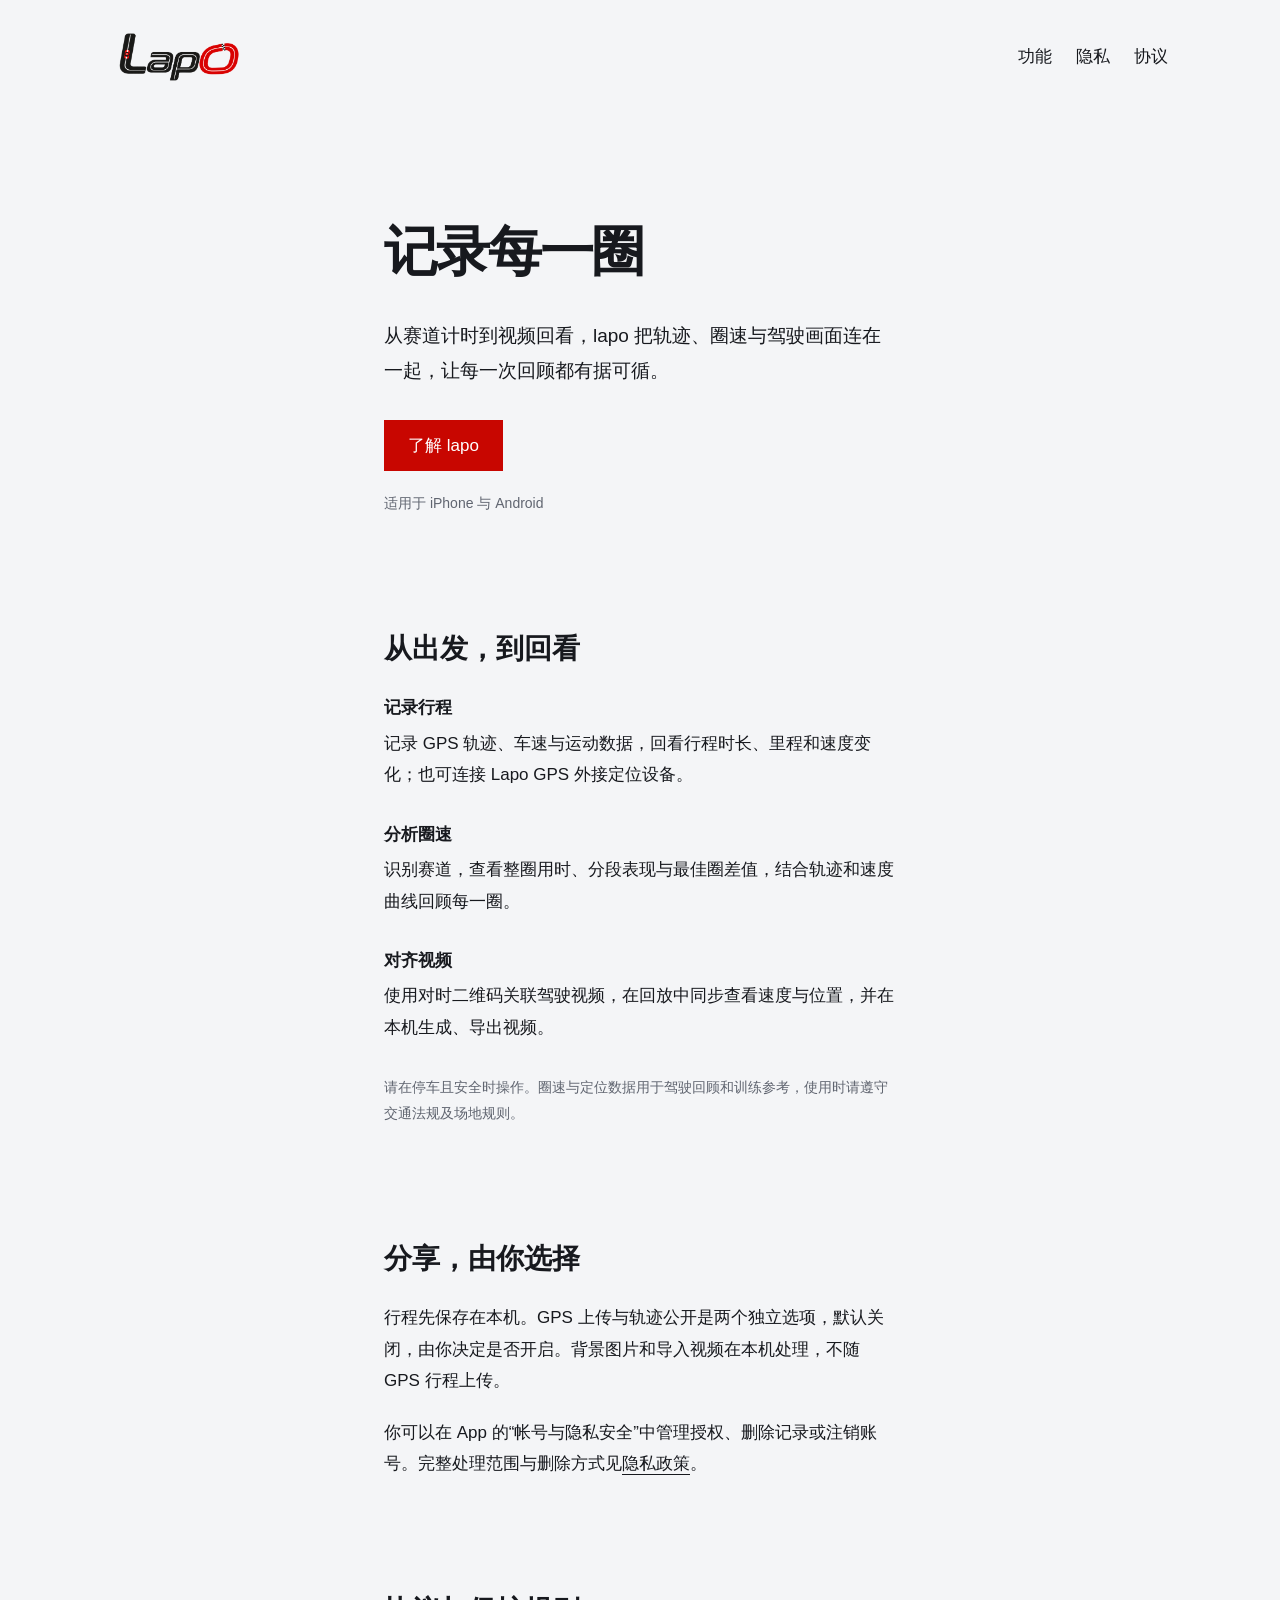
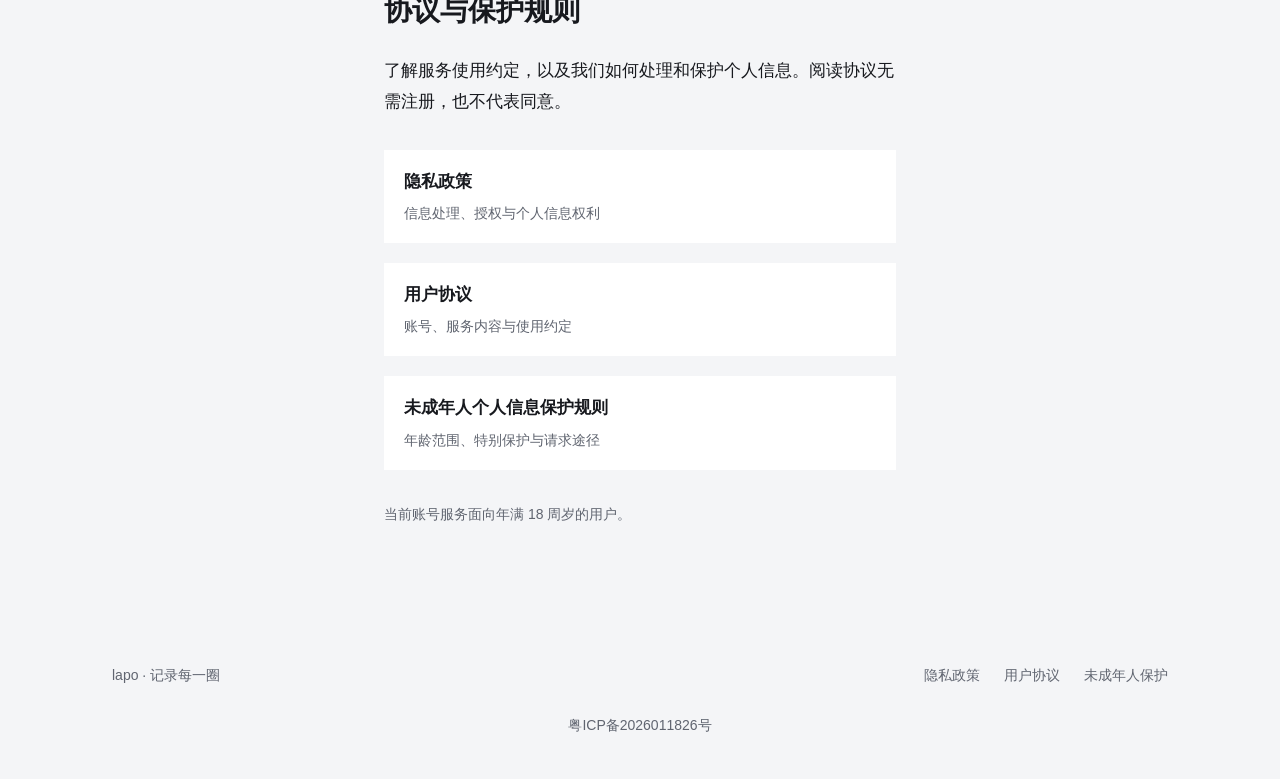
<file: index.html>
<!doctype html>
<html lang="zh-CN">
<head>
  <meta charset="utf-8">
  <meta name="viewport" content="width=device-width, initial-scale=1">
  <meta name="description" content="lapo 是一款赛道计时与驾驶记录应用，支持 GPS 轨迹、圈速分析、行程回放及本地视频对齐。">
  <meta name="theme-color" content="#f4f5f7">
  <title>lapo · 记录每一圈</title>
  <link rel="icon" href="assets/icon.png">
  <link rel="stylesheet" href="style.css">
</head>
<body>
  <a class="skip-link" href="#main">跳转到正文</a>
  <header class="site-header">
    <a href="index.html" aria-label="lapo 首页"><img class="logo" src="assets/logo.png" alt="lapo" width="132" height="66"></a>
    <nav aria-label="主导航"><a href="#features">功能</a><a href="#privacy">隐私</a><a href="#agreements">协议</a></nav>
  </header>
  <main id="main" class="home">
    <section class="hero" aria-labelledby="hero-title">
      <h1 id="hero-title">记录每一圈</h1>
      <p class="lead">从赛道计时到视频回看，lapo 把轨迹、圈速与驾驶画面连在一起，让每一次回顾都有据可循。</p>
      <a class="button" href="#features">了解 lapo</a>
      <p class="note">适用于 iPhone 与 Android</p>
    </section>
    <section id="features" aria-labelledby="features-title">
      <h2 id="features-title">从出发，到回看</h2>
      <dl class="features">
        <div><dt>记录行程</dt><dd>记录 GPS 轨迹、车速与运动数据，回看行程时长、里程和速度变化；也可连接 Lapo GPS 外接定位设备。</dd></div>
        <div><dt>分析圈速</dt><dd>识别赛道，查看整圈用时、分段表现与最佳圈差值，结合轨迹和速度曲线回顾每一圈。</dd></div>
        <div><dt>对齐视频</dt><dd>使用对时二维码关联驾驶视频，在回放中同步查看速度与位置，并在本机生成、导出视频。</dd></div>
      </dl>
      <p class="note">请在停车且安全时操作。圈速与定位数据用于驾驶回顾和训练参考，使用时请遵守交通法规及场地规则。</p>
    </section>
    <section id="privacy" aria-labelledby="privacy-title">
      <h2 id="privacy-title">分享，由你选择</h2>
      <p>行程先保存在本机。GPS 上传与轨迹公开是两个独立选项，默认关闭，由你决定是否开启。背景图片和导入视频在本机处理，不随 GPS 行程上传。</p>
      <p>你可以在 App 的“帐号与隐私安全”中管理授权、删除记录或注销账号。完整处理范围与删除方式见<a href="privacy.html">隐私政策</a>。</p>
    </section>
    <section id="agreements" aria-labelledby="agreements-title">
      <h2 id="agreements-title">协议与保护规则</h2>
      <p>了解服务使用约定，以及我们如何处理和保护个人信息。阅读协议无需注册，也不代表同意。</p>
      <ul class="agreement-links">
        <li><a href="privacy.html">隐私政策<span>信息处理、授权与个人信息权利</span></a></li>
        <li><a href="terms.html">用户协议<span>账号、服务内容与使用约定</span></a></li>
        <li><a href="minors.html">未成年人个人信息保护规则<span>年龄范围、特别保护与请求途径</span></a></li>
      </ul>
      <p class="note">当前账号服务面向年满 18 周岁的用户。</p>
    </section>
  </main>
  <footer class="site-footer"><span>lapo · 记录每一圈</span><a href="privacy.html">隐私政策</a><a href="terms.html">用户协议</a><a href="minors.html">未成年人保护</a>
    <p class="filing"><a href="https://beian.miit.gov.cn/" target="_blank" rel="noopener noreferrer">粤ICP备2026011826号</a></p>
  </footer>
</body>
</html>
</file>
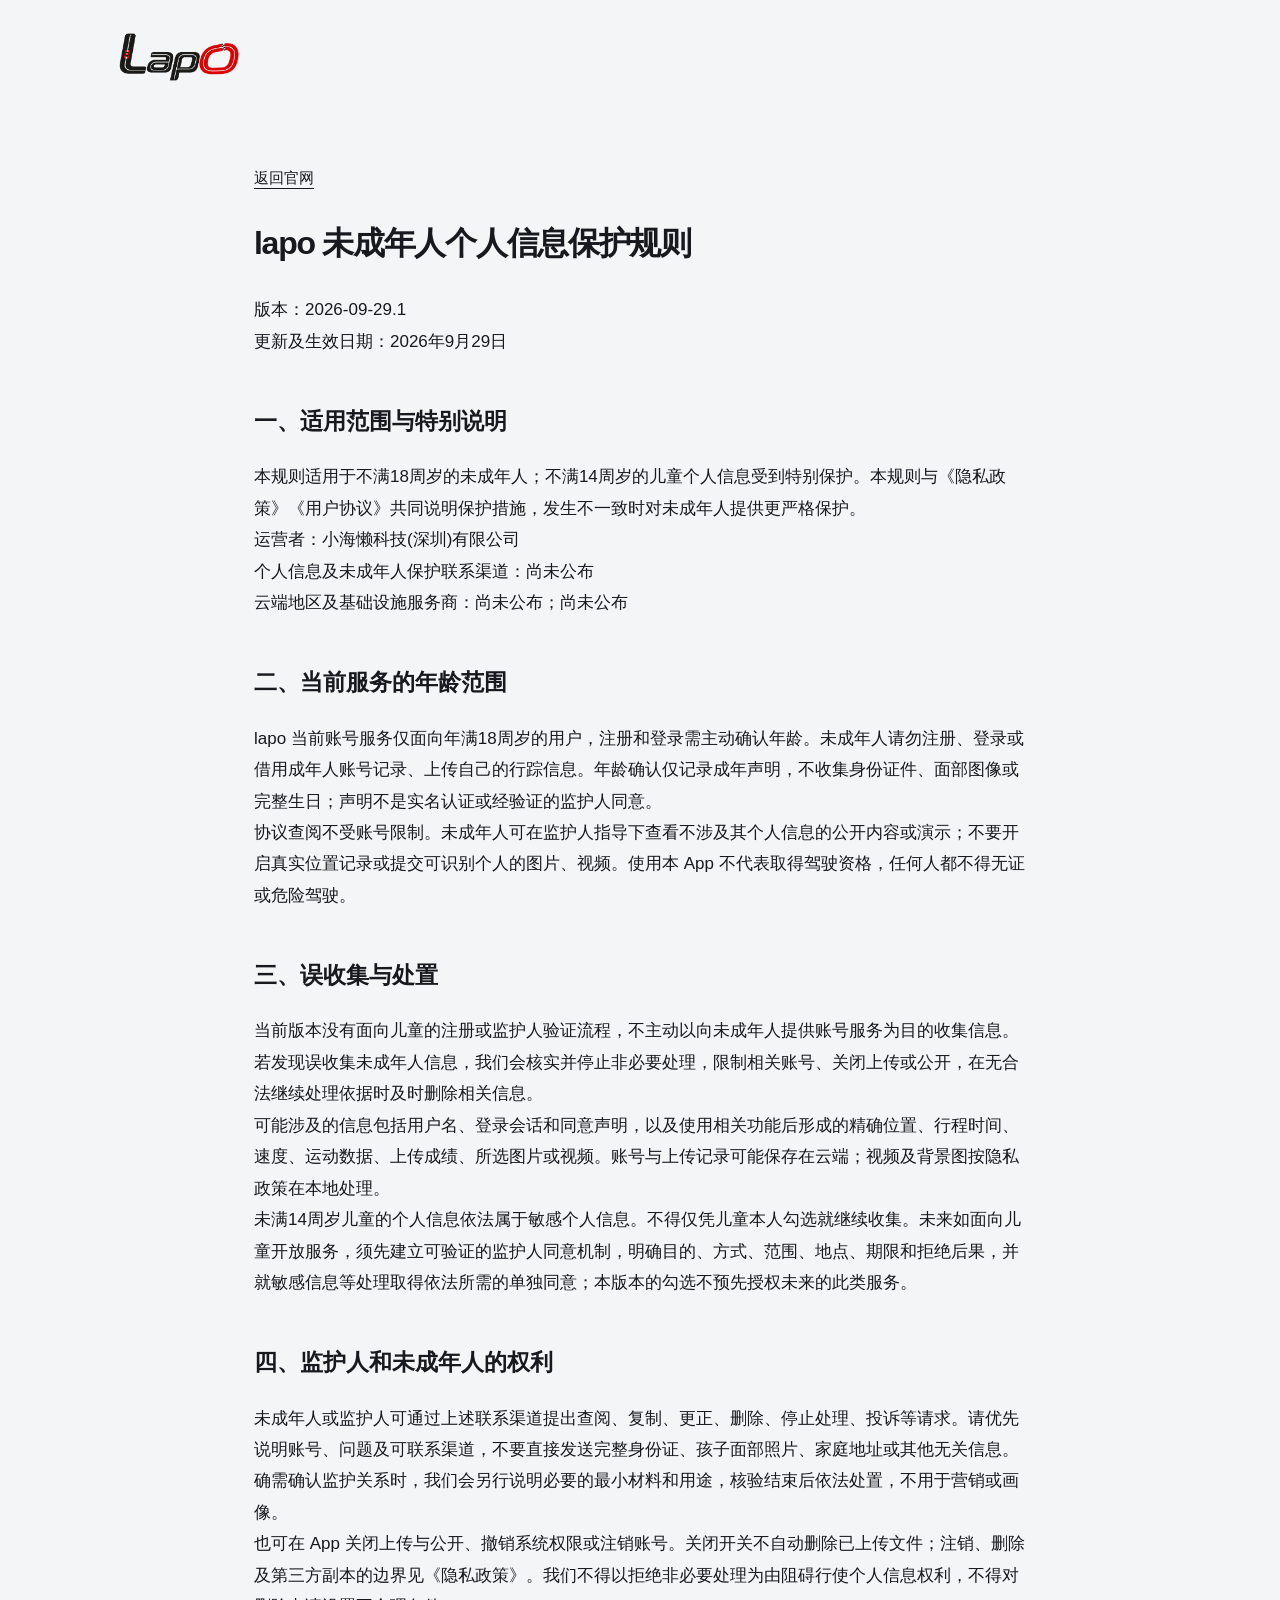
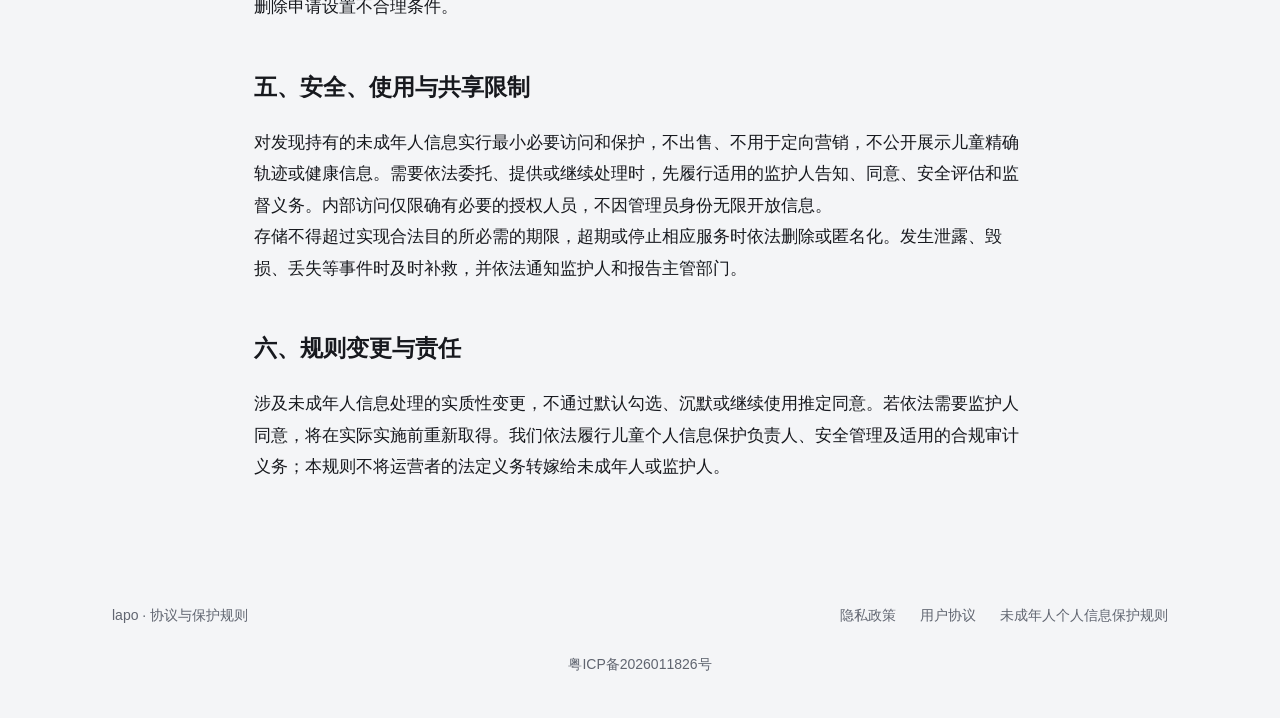
<file: minors.html>
<!doctype html>
<html lang="zh-CN">
<head><meta charset="utf-8"><meta name="viewport" content="width=device-width, initial-scale=1">
<meta name="description" content="lapo 未成年人个人信息保护规则全文。"><title>lapo 未成年人个人信息保护规则</title>
<link rel="icon" href="assets/icon.png"><link rel="stylesheet" href="style.css"></head>
<body><a class="skip-link" href="#main">跳转到正文</a>
<header class="site-header"><a href="index.html" aria-label="lapo 首页"><img class="logo" src="assets/logo.png" alt="lapo" width="132" height="66"></a></header>
<main id="main" class="legal"><a class="back" href="index.html#agreements">返回官网</a>
<article><h1>lapo 未成年人个人信息保护规则</h1><p>版本：2026-09-29.1
更新及生效日期：2026年9月29日</p>
<h2>一、适用范围与特别说明</h2>
<p>本规则适用于不满18周岁的未成年人；不满14周岁的儿童个人信息受到特别保护。本规则与《隐私政策》《用户协议》共同说明保护措施，发生不一致时对未成年人提供更严格保护。
运营者：小海懒科技(深圳)有限公司
个人信息及未成年人保护联系渠道：尚未公布
云端地区及基础设施服务商：尚未公布；尚未公布</p>
<h2>二、当前服务的年龄范围</h2>
<p>lapo 当前账号服务仅面向年满18周岁的用户，注册和登录需主动确认年龄。未成年人请勿注册、登录或借用成年人账号记录、上传自己的行踪信息。年龄确认仅记录成年声明，不收集身份证件、面部图像或完整生日；声明不是实名认证或经验证的监护人同意。
协议查阅不受账号限制。未成年人可在监护人指导下查看不涉及其个人信息的公开内容或演示；不要开启真实位置记录或提交可识别个人的图片、视频。使用本 App 不代表取得驾驶资格，任何人都不得无证或危险驾驶。</p>
<h2>三、误收集与处置</h2>
<p>当前版本没有面向儿童的注册或监护人验证流程，不主动以向未成年人提供账号服务为目的收集信息。若发现误收集未成年人信息，我们会核实并停止非必要处理，限制相关账号、关闭上传或公开，在无合法继续处理依据时及时删除相关信息。
可能涉及的信息包括用户名、登录会话和同意声明，以及使用相关功能后形成的精确位置、行程时间、速度、运动数据、上传成绩、所选图片或视频。账号与上传记录可能保存在云端；视频及背景图按隐私政策在本地处理。
未满14周岁儿童的个人信息依法属于敏感个人信息。不得仅凭儿童本人勾选就继续收集。未来如面向儿童开放服务，须先建立可验证的监护人同意机制，明确目的、方式、范围、地点、期限和拒绝后果，并就敏感信息等处理取得依法所需的单独同意；本版本的勾选不预先授权未来的此类服务。</p>
<h2>四、监护人和未成年人的权利</h2>
<p>未成年人或监护人可通过上述联系渠道提出查阅、复制、更正、删除、停止处理、投诉等请求。请优先说明账号、问题及可联系渠道，不要直接发送完整身份证、孩子面部照片、家庭地址或其他无关信息。确需确认监护关系时，我们会另行说明必要的最小材料和用途，核验结束后依法处置，不用于营销或画像。
也可在 App 关闭上传与公开、撤销系统权限或注销账号。关闭开关不自动删除已上传文件；注销、删除及第三方副本的边界见《隐私政策》。我们不得以拒绝非必要处理为由阻碍行使个人信息权利，不得对删除申请设置不合理条件。</p>
<h2>五、安全、使用与共享限制</h2>
<p>对发现持有的未成年人信息实行最小必要访问和保护，不出售、不用于定向营销，不公开展示儿童精确轨迹或健康信息。需要依法委托、提供或继续处理时，先履行适用的监护人告知、同意、安全评估和监督义务。内部访问仅限确有必要的授权人员，不因管理员身份无限开放信息。
存储不得超过实现合法目的所必需的期限，超期或停止相应服务时依法删除或匿名化。发生泄露、毁损、丢失等事件时及时补救，并依法通知监护人和报告主管部门。</p>
<h2>六、规则变更与责任</h2>
<p>涉及未成年人信息处理的实质性变更，不通过默认勾选、沉默或继续使用推定同意。若依法需要监护人同意，将在实际实施前重新取得。我们依法履行儿童个人信息保护负责人、安全管理及适用的合规审计义务；本规则不将运营者的法定义务转嫁给未成年人或监护人。</p></article></main>
<footer class="site-footer"><span>lapo · 协议与保护规则</span><a href="privacy.html">隐私政策</a> <a href="terms.html">用户协议</a> <a href="minors.html" aria-current="page">未成年人个人信息保护规则</a>
<p class="filing"><a href="https://beian.miit.gov.cn/" target="_blank" rel="noopener noreferrer">粤ICP备2026011826号</a></p>
</footer></body></html>
</file>
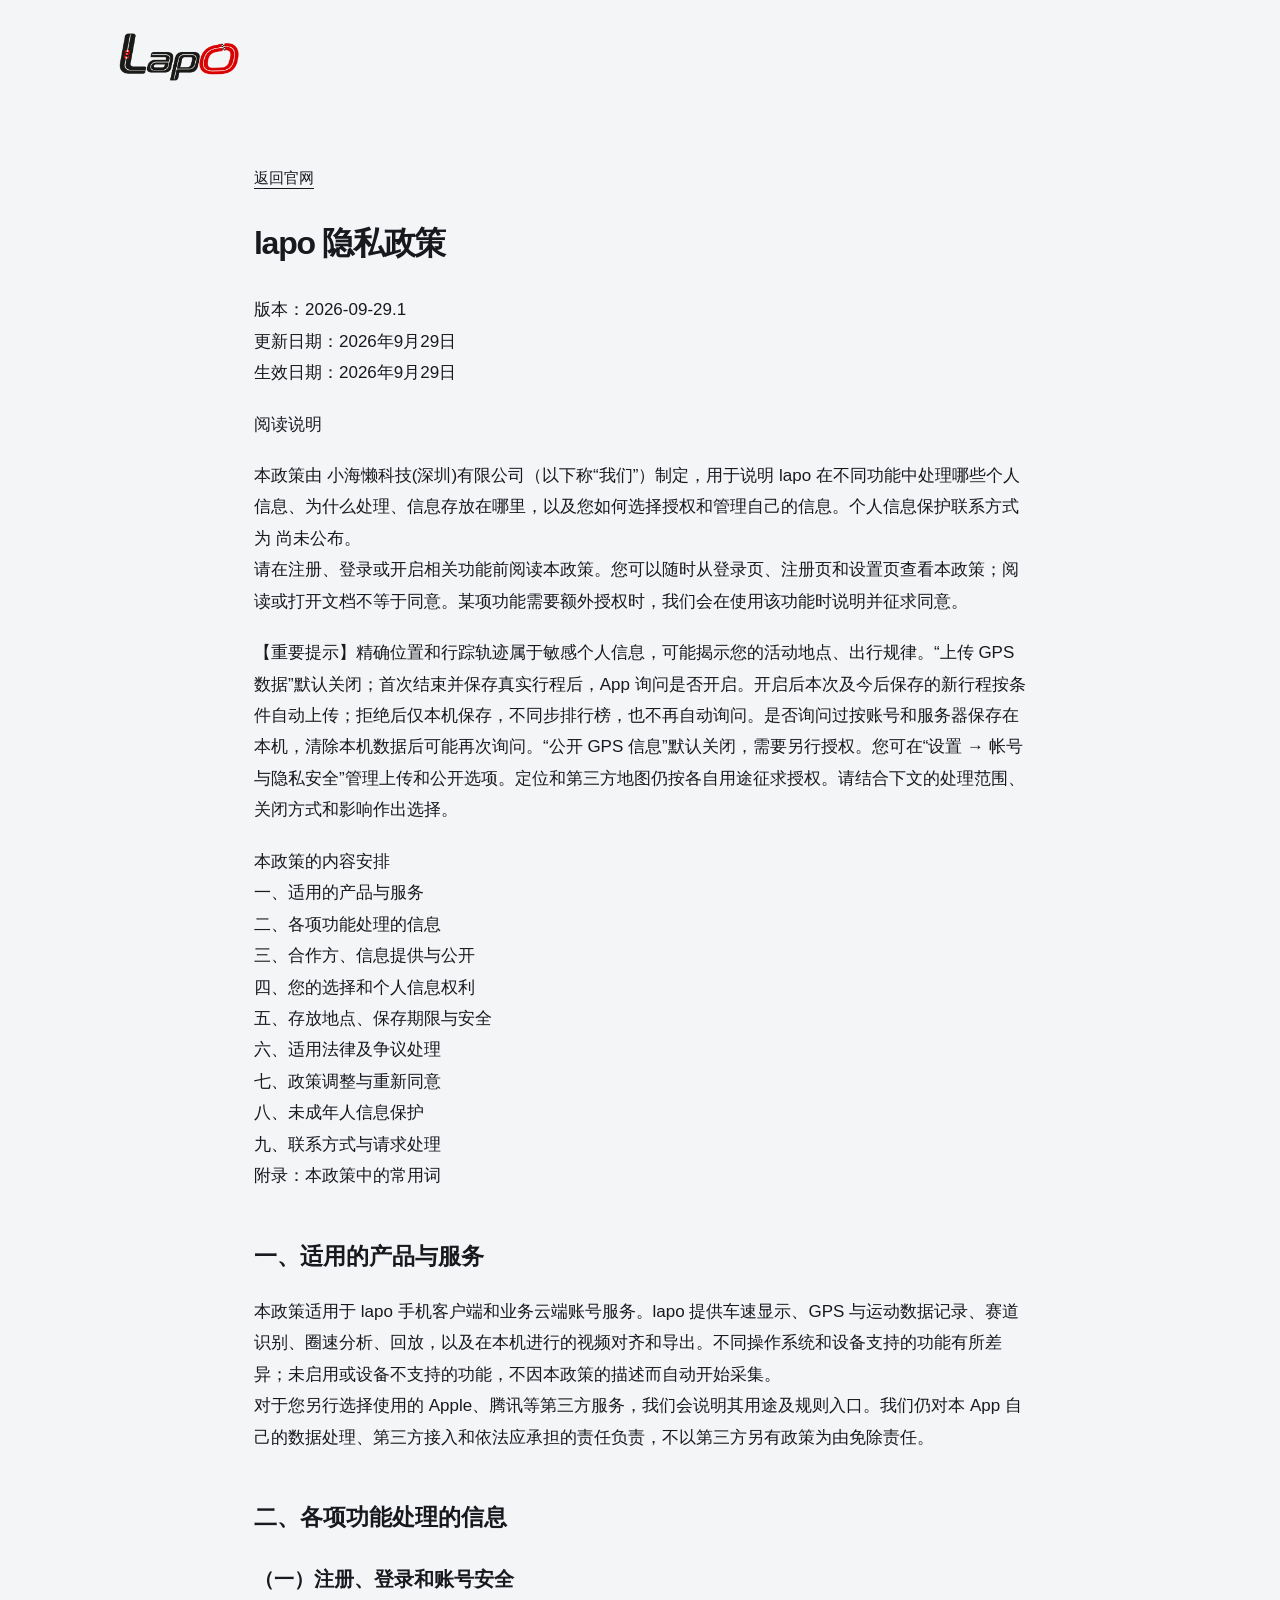
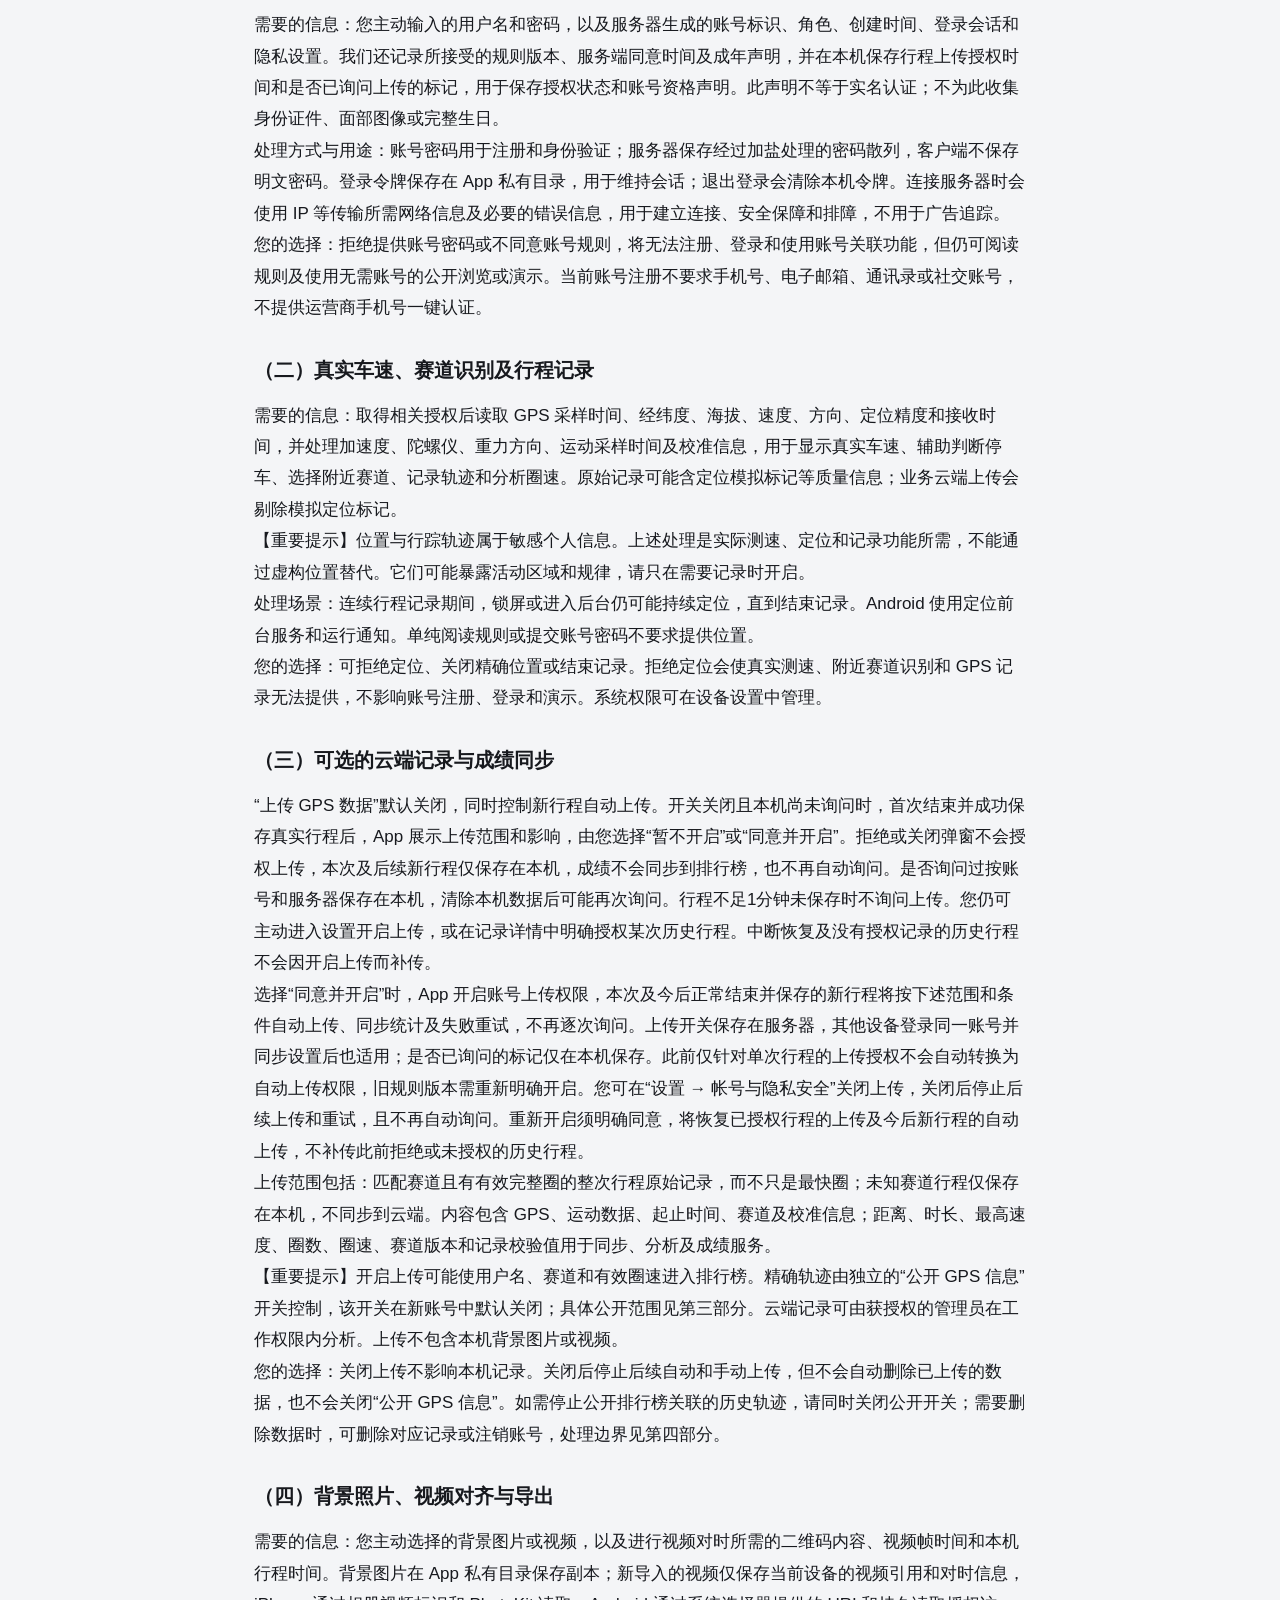
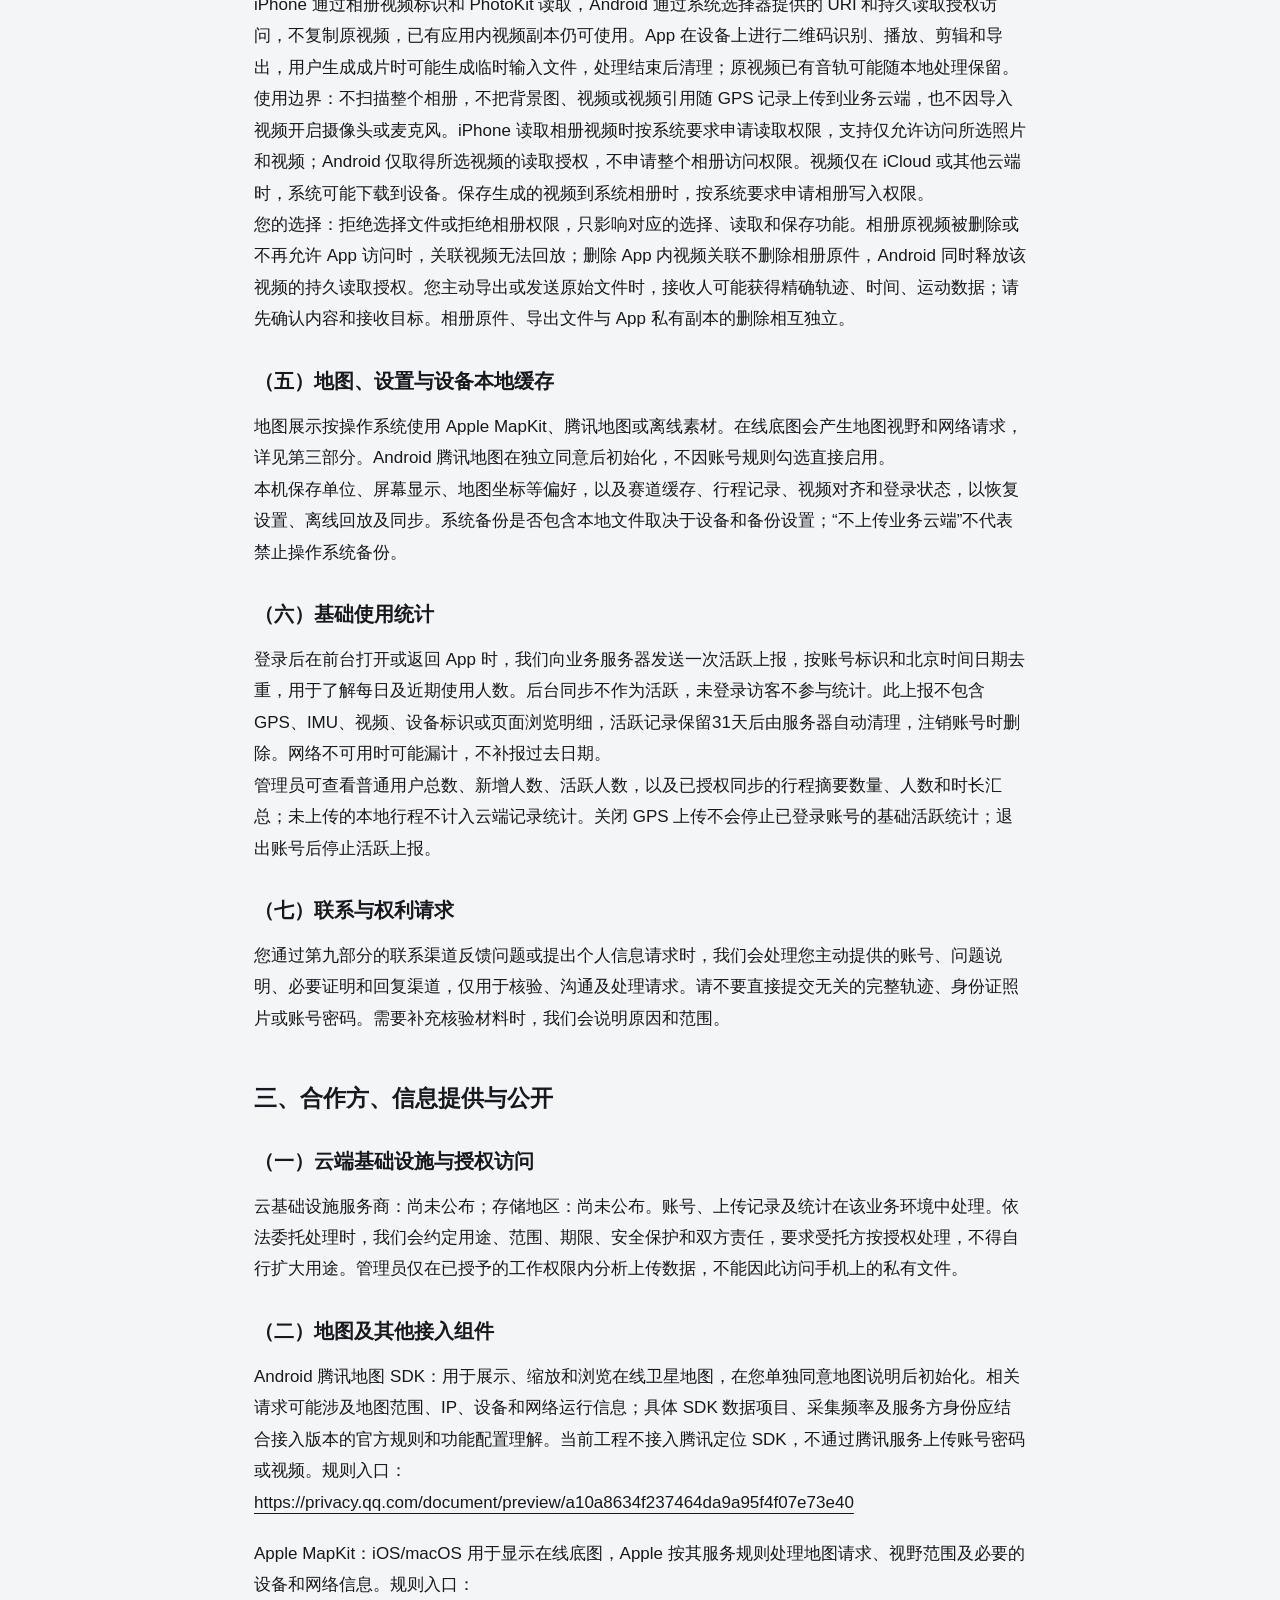
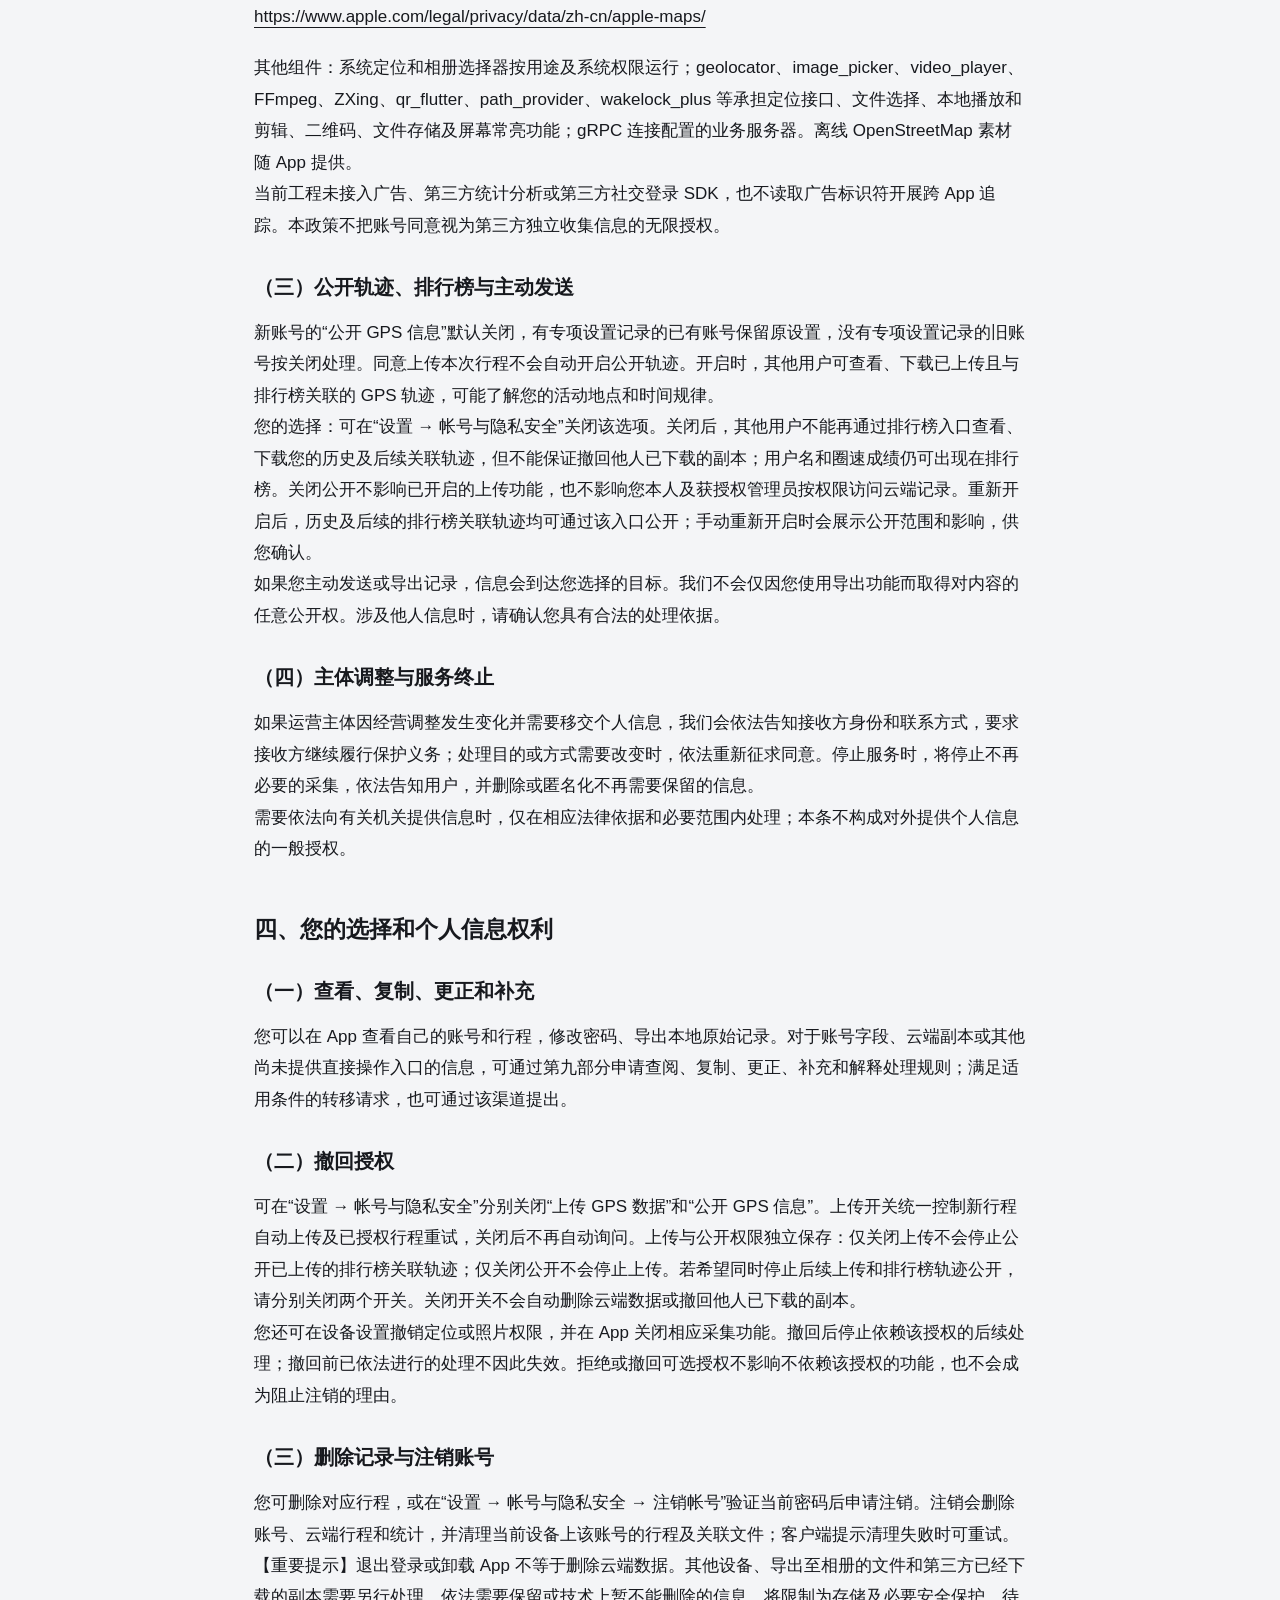
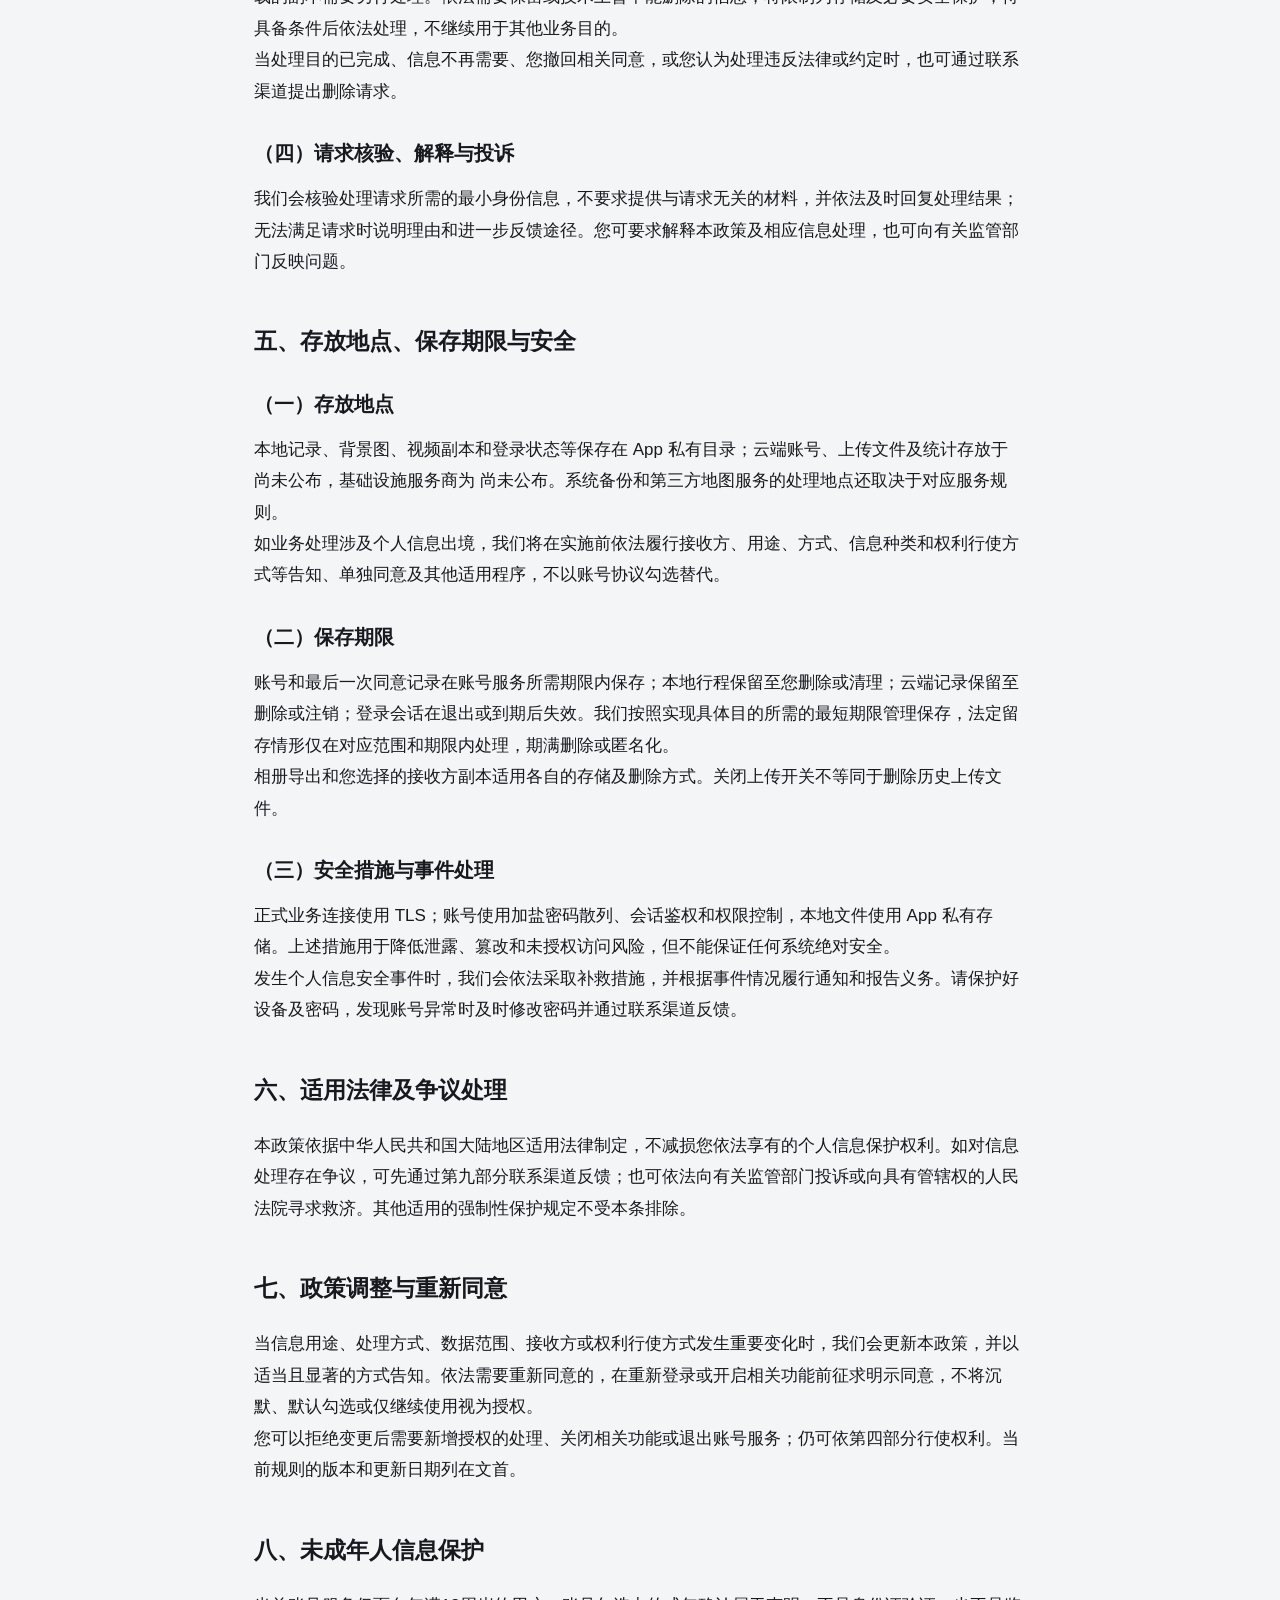
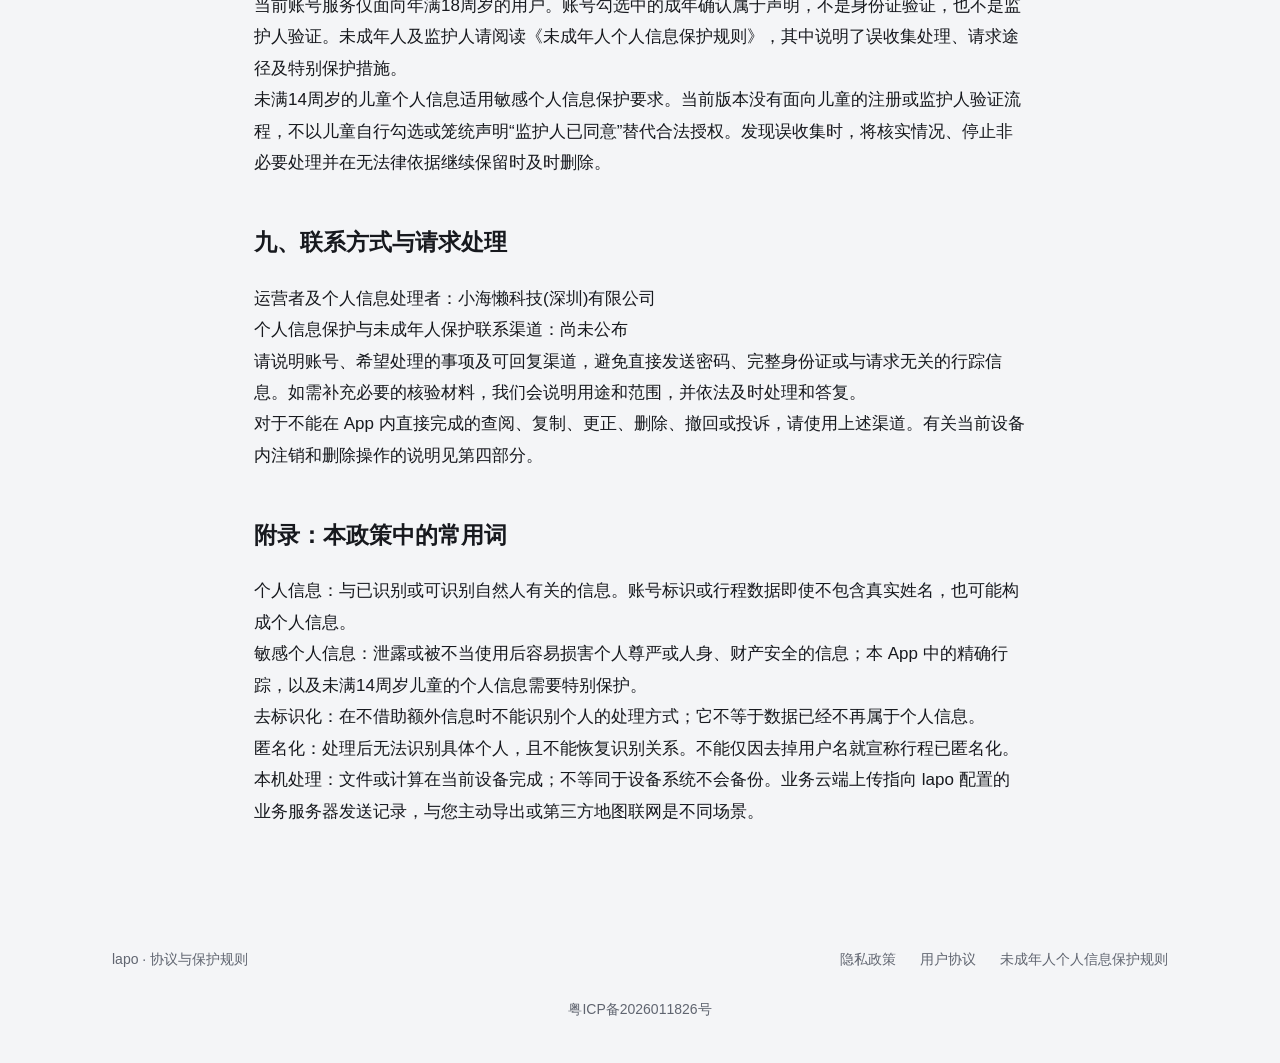
<file: privacy.html>
<!doctype html>
<html lang="zh-CN">
<head><meta charset="utf-8"><meta name="viewport" content="width=device-width, initial-scale=1">
<meta name="description" content="lapo 隐私政策全文。"><title>lapo 隐私政策</title>
<link rel="icon" href="assets/icon.png"><link rel="stylesheet" href="style.css"></head>
<body><a class="skip-link" href="#main">跳转到正文</a>
<header class="site-header"><a href="index.html" aria-label="lapo 首页"><img class="logo" src="assets/logo.png" alt="lapo" width="132" height="66"></a></header>
<main id="main" class="legal"><a class="back" href="index.html#agreements">返回官网</a>
<article><h1>lapo 隐私政策</h1><p>版本：2026-09-29.1
更新日期：2026年9月29日
生效日期：2026年9月29日</p>
<p>阅读说明</p>
<p>本政策由 小海懒科技(深圳)有限公司（以下称“我们”）制定，用于说明 lapo 在不同功能中处理哪些个人信息、为什么处理、信息存放在哪里，以及您如何选择授权和管理自己的信息。个人信息保护联系方式为 尚未公布。
请在注册、登录或开启相关功能前阅读本政策。您可以随时从登录页、注册页和设置页查看本政策；阅读或打开文档不等于同意。某项功能需要额外授权时，我们会在使用该功能时说明并征求同意。</p>
<p>【重要提示】精确位置和行踪轨迹属于敏感个人信息，可能揭示您的活动地点、出行规律。“上传 GPS 数据”默认关闭；首次结束并保存真实行程后，App 询问是否开启。开启后本次及今后保存的新行程按条件自动上传；拒绝后仅本机保存，不同步排行榜，也不再自动询问。是否询问过按账号和服务器保存在本机，清除本机数据后可能再次询问。“公开 GPS 信息”默认关闭，需要另行授权。您可在“设置 → 帐号与隐私安全”管理上传和公开选项。定位和第三方地图仍按各自用途征求授权。请结合下文的处理范围、关闭方式和影响作出选择。</p>
<p>本政策的内容安排
一、适用的产品与服务
二、各项功能处理的信息
三、合作方、信息提供与公开
四、您的选择和个人信息权利
五、存放地点、保存期限与安全
六、适用法律及争议处理
七、政策调整与重新同意
八、未成年人信息保护
九、联系方式与请求处理
附录：本政策中的常用词</p>
<h2>一、适用的产品与服务</h2>
<p>本政策适用于 lapo 手机客户端和业务云端账号服务。lapo 提供车速显示、GPS 与运动数据记录、赛道识别、圈速分析、回放，以及在本机进行的视频对齐和导出。不同操作系统和设备支持的功能有所差异；未启用或设备不支持的功能，不因本政策的描述而自动开始采集。
对于您另行选择使用的 Apple、腾讯等第三方服务，我们会说明其用途及规则入口。我们仍对本 App 自己的数据处理、第三方接入和依法应承担的责任负责，不以第三方另有政策为由免除责任。</p>
<h2>二、各项功能处理的信息</h2>
<h3>（一）注册、登录和账号安全</h3>
<p>需要的信息：您主动输入的用户名和密码，以及服务器生成的账号标识、角色、创建时间、登录会话和隐私设置。我们还记录所接受的规则版本、服务端同意时间及成年声明，并在本机保存行程上传授权时间和是否已询问上传的标记，用于保存授权状态和账号资格声明。此声明不等于实名认证；不为此收集身份证件、面部图像或完整生日。
处理方式与用途：账号密码用于注册和身份验证；服务器保存经过加盐处理的密码散列，客户端不保存明文密码。登录令牌保存在 App 私有目录，用于维持会话；退出登录会清除本机令牌。连接服务器时会使用 IP 等传输所需网络信息及必要的错误信息，用于建立连接、安全保障和排障，不用于广告追踪。
您的选择：拒绝提供账号密码或不同意账号规则，将无法注册、登录和使用账号关联功能，但仍可阅读规则及使用无需账号的公开浏览或演示。当前账号注册不要求手机号、电子邮箱、通讯录或社交账号，不提供运营商手机号一键认证。</p>
<h3>（二）真实车速、赛道识别及行程记录</h3>
<p>需要的信息：取得相关授权后读取 GPS 采样时间、经纬度、海拔、速度、方向、定位精度和接收时间，并处理加速度、陀螺仪、重力方向、运动采样时间及校准信息，用于显示真实车速、辅助判断停车、选择附近赛道、记录轨迹和分析圈速。原始记录可能含定位模拟标记等质量信息；业务云端上传会剔除模拟定位标记。
【重要提示】位置与行踪轨迹属于敏感个人信息。上述处理是实际测速、定位和记录功能所需，不能通过虚构位置替代。它们可能暴露活动区域和规律，请只在需要记录时开启。
处理场景：连续行程记录期间，锁屏或进入后台仍可能持续定位，直到结束记录。Android 使用定位前台服务和运行通知。单纯阅读规则或提交账号密码不要求提供位置。
您的选择：可拒绝定位、关闭精确位置或结束记录。拒绝定位会使真实测速、附近赛道识别和 GPS 记录无法提供，不影响账号注册、登录和演示。系统权限可在设备设置中管理。</p>
<h3>（三）可选的云端记录与成绩同步</h3>
<p>“上传 GPS 数据”默认关闭，同时控制新行程自动上传。开关关闭且本机尚未询问时，首次结束并成功保存真实行程后，App 展示上传范围和影响，由您选择“暂不开启”或“同意并开启”。拒绝或关闭弹窗不会授权上传，本次及后续新行程仅保存在本机，成绩不会同步到排行榜，也不再自动询问。是否询问过按账号和服务器保存在本机，清除本机数据后可能再次询问。行程不足1分钟未保存时不询问上传。您仍可主动进入设置开启上传，或在记录详情中明确授权某次历史行程。中断恢复及没有授权记录的历史行程不会因开启上传而补传。
选择“同意并开启”时，App 开启账号上传权限，本次及今后正常结束并保存的新行程将按下述范围和条件自动上传、同步统计及失败重试，不再逐次询问。上传开关保存在服务器，其他设备登录同一账号并同步设置后也适用；是否已询问的标记仅在本机保存。此前仅针对单次行程的上传授权不会自动转换为自动上传权限，旧规则版本需重新明确开启。您可在“设置 → 帐号与隐私安全”关闭上传，关闭后停止后续上传和重试，且不再自动询问。重新开启须明确同意，将恢复已授权行程的上传及今后新行程的自动上传，不补传此前拒绝或未授权的历史行程。
上传范围包括：匹配赛道且有有效完整圈的整次行程原始记录，而不只是最快圈；未知赛道行程仅保存在本机，不同步到云端。内容包含 GPS、运动数据、起止时间、赛道及校准信息；距离、时长、最高速度、圈数、圈速、赛道版本和记录校验值用于同步、分析及成绩服务。
【重要提示】开启上传可能使用户名、赛道和有效圈速进入排行榜。精确轨迹由独立的“公开 GPS 信息”开关控制，该开关在新账号中默认关闭；具体公开范围见第三部分。云端记录可由获授权的管理员在工作权限内分析。上传不包含本机背景图片或视频。
您的选择：关闭上传不影响本机记录。关闭后停止后续自动和手动上传，但不会自动删除已上传的数据，也不会关闭“公开 GPS 信息”。如需停止公开排行榜关联的历史轨迹，请同时关闭公开开关；需要删除数据时，可删除对应记录或注销账号，处理边界见第四部分。</p>
<h3>（四）背景照片、视频对齐与导出</h3>
<p>需要的信息：您主动选择的背景图片或视频，以及进行视频对时所需的二维码内容、视频帧时间和本机行程时间。背景图片在 App 私有目录保存副本；新导入的视频仅保存当前设备的视频引用和对时信息，iPhone 通过相册视频标识和 PhotoKit 读取，Android 通过系统选择器提供的 URI 和持久读取授权访问，不复制原视频，已有应用内视频副本仍可使用。App 在设备上进行二维码识别、播放、剪辑和导出，用户生成成片时可能生成临时输入文件，处理结束后清理；原视频已有音轨可能随本地处理保留。
使用边界：不扫描整个相册，不把背景图、视频或视频引用随 GPS 记录上传到业务云端，也不因导入视频开启摄像头或麦克风。iPhone 读取相册视频时按系统要求申请读取权限，支持仅允许访问所选照片和视频；Android 仅取得所选视频的读取授权，不申请整个相册访问权限。视频仅在 iCloud 或其他云端时，系统可能下载到设备。保存生成的视频到系统相册时，按系统要求申请相册写入权限。
您的选择：拒绝选择文件或拒绝相册权限，只影响对应的选择、读取和保存功能。相册原视频被删除或不再允许 App 访问时，关联视频无法回放；删除 App 内视频关联不删除相册原件，Android 同时释放该视频的持久读取授权。您主动导出或发送原始文件时，接收人可能获得精确轨迹、时间、运动数据；请先确认内容和接收目标。相册原件、导出文件与 App 私有副本的删除相互独立。</p>
<h3>（五）地图、设置与设备本地缓存</h3>
<p>地图展示按操作系统使用 Apple MapKit、腾讯地图或离线素材。在线底图会产生地图视野和网络请求，详见第三部分。Android 腾讯地图在独立同意后初始化，不因账号规则勾选直接启用。
本机保存单位、屏幕显示、地图坐标等偏好，以及赛道缓存、行程记录、视频对齐和登录状态，以恢复设置、离线回放及同步。系统备份是否包含本地文件取决于设备和备份设置；“不上传业务云端”不代表禁止操作系统备份。</p>
<h3>（六）基础使用统计</h3>
<p>登录后在前台打开或返回 App 时，我们向业务服务器发送一次活跃上报，按账号标识和北京时间日期去重，用于了解每日及近期使用人数。后台同步不作为活跃，未登录访客不参与统计。此上报不包含 GPS、IMU、视频、设备标识或页面浏览明细，活跃记录保留31天后由服务器自动清理，注销账号时删除。网络不可用时可能漏计，不补报过去日期。
管理员可查看普通用户总数、新增人数、活跃人数，以及已授权同步的行程摘要数量、人数和时长汇总；未上传的本地行程不计入云端记录统计。关闭 GPS 上传不会停止已登录账号的基础活跃统计；退出账号后停止活跃上报。</p>
<h3>（七）联系与权利请求</h3>
<p>您通过第九部分的联系渠道反馈问题或提出个人信息请求时，我们会处理您主动提供的账号、问题说明、必要证明和回复渠道，仅用于核验、沟通及处理请求。请不要直接提交无关的完整轨迹、身份证照片或账号密码。需要补充核验材料时，我们会说明原因和范围。</p>
<h2>三、合作方、信息提供与公开</h2>
<h3>（一）云端基础设施与授权访问</h3>
<p>云基础设施服务商：尚未公布；存储地区：尚未公布。账号、上传记录及统计在该业务环境中处理。依法委托处理时，我们会约定用途、范围、期限、安全保护和双方责任，要求受托方按授权处理，不得自行扩大用途。管理员仅在已授予的工作权限内分析上传数据，不能因此访问手机上的私有文件。</p>
<h3>（二）地图及其他接入组件</h3>
<p>Android 腾讯地图 SDK：用于展示、缩放和浏览在线卫星地图，在您单独同意地图说明后初始化。相关请求可能涉及地图范围、IP、设备和网络运行信息；具体 SDK 数据项目、采集频率及服务方身份应结合接入版本的官方规则和功能配置理解。当前工程不接入腾讯定位 SDK，不通过腾讯服务上传账号密码或视频。规则入口：
<a href="https://privacy.qq.com/document/preview/a10a8634f237464da9a95f4f07e73e40">https://privacy.qq.com/document/preview/a10a8634f237464da9a95f4f07e73e40</a></p>
<p>Apple MapKit：iOS/macOS 用于显示在线底图，Apple 按其服务规则处理地图请求、视野范围及必要的设备和网络信息。规则入口：
<a href="https://www.apple.com/legal/privacy/data/zh-cn/apple-maps/">https://www.apple.com/legal/privacy/data/zh-cn/apple-maps/</a></p>
<p>其他组件：系统定位和相册选择器按用途及系统权限运行；geolocator、image_picker、video_player、FFmpeg、ZXing、qr_flutter、path_provider、wakelock_plus 等承担定位接口、文件选择、本地播放和剪辑、二维码、文件存储及屏幕常亮功能；gRPC 连接配置的业务服务器。离线 OpenStreetMap 素材随 App 提供。
当前工程未接入广告、第三方统计分析或第三方社交登录 SDK，也不读取广告标识符开展跨 App 追踪。本政策不把账号同意视为第三方独立收集信息的无限授权。</p>
<h3>（三）公开轨迹、排行榜与主动发送</h3>
<p>新账号的“公开 GPS 信息”默认关闭，有专项设置记录的已有账号保留原设置，没有专项设置记录的旧账号按关闭处理。同意上传本次行程不会自动开启公开轨迹。开启时，其他用户可查看、下载已上传且与排行榜关联的 GPS 轨迹，可能了解您的活动地点和时间规律。
您的选择：可在“设置 → 帐号与隐私安全”关闭该选项。关闭后，其他用户不能再通过排行榜入口查看、下载您的历史及后续关联轨迹，但不能保证撤回他人已下载的副本；用户名和圈速成绩仍可出现在排行榜。关闭公开不影响已开启的上传功能，也不影响您本人及获授权管理员按权限访问云端记录。重新开启后，历史及后续的排行榜关联轨迹均可通过该入口公开；手动重新开启时会展示公开范围和影响，供您确认。
如果您主动发送或导出记录，信息会到达您选择的目标。我们不会仅因您使用导出功能而取得对内容的任意公开权。涉及他人信息时，请确认您具有合法的处理依据。</p>
<h3>（四）主体调整与服务终止</h3>
<p>如果运营主体因经营调整发生变化并需要移交个人信息，我们会依法告知接收方身份和联系方式，要求接收方继续履行保护义务；处理目的或方式需要改变时，依法重新征求同意。停止服务时，将停止不再必要的采集，依法告知用户，并删除或匿名化不再需要保留的信息。
需要依法向有关机关提供信息时，仅在相应法律依据和必要范围内处理；本条不构成对外提供个人信息的一般授权。</p>
<h2>四、您的选择和个人信息权利</h2>
<h3>（一）查看、复制、更正和补充</h3>
<p>您可以在 App 查看自己的账号和行程，修改密码、导出本地原始记录。对于账号字段、云端副本或其他尚未提供直接操作入口的信息，可通过第九部分申请查阅、复制、更正、补充和解释处理规则；满足适用条件的转移请求，也可通过该渠道提出。</p>
<h3>（二）撤回授权</h3>
<p>可在“设置 → 帐号与隐私安全”分别关闭“上传 GPS 数据”和“公开 GPS 信息”。上传开关统一控制新行程自动上传及已授权行程重试，关闭后不再自动询问。上传与公开权限独立保存：仅关闭上传不会停止公开已上传的排行榜关联轨迹；仅关闭公开不会停止上传。若希望同时停止后续上传和排行榜轨迹公开，请分别关闭两个开关。关闭开关不会自动删除云端数据或撤回他人已下载的副本。
您还可在设备设置撤销定位或照片权限，并在 App 关闭相应采集功能。撤回后停止依赖该授权的后续处理；撤回前已依法进行的处理不因此失效。拒绝或撤回可选授权不影响不依赖该授权的功能，也不会成为阻止注销的理由。</p>
<h3>（三）删除记录与注销账号</h3>
<p>您可删除对应行程，或在“设置 → 帐号与隐私安全 → 注销帐号”验证当前密码后申请注销。注销会删除账号、云端行程和统计，并清理当前设备上该账号的行程及关联文件；客户端提示清理失败时可重试。
【重要提示】退出登录或卸载 App 不等于删除云端数据。其他设备、导出至相册的文件和第三方已经下载的副本需要另行处理。依法需要保留或技术上暂不能删除的信息，将限制为存储及必要安全保护，待具备条件后依法处理，不继续用于其他业务目的。
当处理目的已完成、信息不再需要、您撤回相关同意，或您认为处理违反法律或约定时，也可通过联系渠道提出删除请求。</p>
<h3>（四）请求核验、解释与投诉</h3>
<p>我们会核验处理请求所需的最小身份信息，不要求提供与请求无关的材料，并依法及时回复处理结果；无法满足请求时说明理由和进一步反馈途径。您可要求解释本政策及相应信息处理，也可向有关监管部门反映问题。</p>
<h2>五、存放地点、保存期限与安全</h2>
<h3>（一）存放地点</h3>
<p>本地记录、背景图、视频副本和登录状态等保存在 App 私有目录；云端账号、上传文件及统计存放于 尚未公布，基础设施服务商为 尚未公布。系统备份和第三方地图服务的处理地点还取决于对应服务规则。
如业务处理涉及个人信息出境，我们将在实施前依法履行接收方、用途、方式、信息种类和权利行使方式等告知、单独同意及其他适用程序，不以账号协议勾选替代。</p>
<h3>（二）保存期限</h3>
<p>账号和最后一次同意记录在账号服务所需期限内保存；本地行程保留至您删除或清理；云端记录保留至删除或注销；登录会话在退出或到期后失效。我们按照实现具体目的所需的最短期限管理保存，法定留存情形仅在对应范围和期限内处理，期满删除或匿名化。
相册导出和您选择的接收方副本适用各自的存储及删除方式。关闭上传开关不等同于删除历史上传文件。</p>
<h3>（三）安全措施与事件处理</h3>
<p>正式业务连接使用 TLS；账号使用加盐密码散列、会话鉴权和权限控制，本地文件使用 App 私有存储。上述措施用于降低泄露、篡改和未授权访问风险，但不能保证任何系统绝对安全。
发生个人信息安全事件时，我们会依法采取补救措施，并根据事件情况履行通知和报告义务。请保护好设备及密码，发现账号异常时及时修改密码并通过联系渠道反馈。</p>
<h2>六、适用法律及争议处理</h2>
<p>本政策依据中华人民共和国大陆地区适用法律制定，不减损您依法享有的个人信息保护权利。如对信息处理存在争议，可先通过第九部分联系渠道反馈；也可依法向有关监管部门投诉或向具有管辖权的人民法院寻求救济。其他适用的强制性保护规定不受本条排除。</p>
<h2>七、政策调整与重新同意</h2>
<p>当信息用途、处理方式、数据范围、接收方或权利行使方式发生重要变化时，我们会更新本政策，并以适当且显著的方式告知。依法需要重新同意的，在重新登录或开启相关功能前征求明示同意，不将沉默、默认勾选或仅继续使用视为授权。
您可以拒绝变更后需要新增授权的处理、关闭相关功能或退出账号服务；仍可依第四部分行使权利。当前规则的版本和更新日期列在文首。</p>
<h2>八、未成年人信息保护</h2>
<p>当前账号服务仅面向年满18周岁的用户。账号勾选中的成年确认属于声明，不是身份证验证，也不是监护人验证。未成年人及监护人请阅读《未成年人个人信息保护规则》，其中说明了误收集处理、请求途径及特别保护措施。
未满14周岁的儿童个人信息适用敏感个人信息保护要求。当前版本没有面向儿童的注册或监护人验证流程，不以儿童自行勾选或笼统声明“监护人已同意”替代合法授权。发现误收集时，将核实情况、停止非必要处理并在无法律依据继续保留时及时删除。</p>
<h2>九、联系方式与请求处理</h2>
<p>运营者及个人信息处理者：小海懒科技(深圳)有限公司
个人信息保护与未成年人保护联系渠道：尚未公布
请说明账号、希望处理的事项及可回复渠道，避免直接发送密码、完整身份证或与请求无关的行踪信息。如需补充必要的核验材料，我们会说明用途和范围，并依法及时处理和答复。
对于不能在 App 内直接完成的查阅、复制、更正、删除、撤回或投诉，请使用上述渠道。有关当前设备内注销和删除操作的说明见第四部分。</p>
<h2>附录：本政策中的常用词</h2>
<p>个人信息：与已识别或可识别自然人有关的信息。账号标识或行程数据即使不包含真实姓名，也可能构成个人信息。
敏感个人信息：泄露或被不当使用后容易损害个人尊严或人身、财产安全的信息；本 App 中的精确行踪，以及未满14周岁儿童的个人信息需要特别保护。
去标识化：在不借助额外信息时不能识别个人的处理方式；它不等于数据已经不再属于个人信息。
匿名化：处理后无法识别具体个人，且不能恢复识别关系。不能仅因去掉用户名就宣称行程已匿名化。
本机处理：文件或计算在当前设备完成；不等同于设备系统不会备份。业务云端上传指向 lapo 配置的业务服务器发送记录，与您主动导出或第三方地图联网是不同场景。</p></article></main>
<footer class="site-footer"><span>lapo · 协议与保护规则</span><a href="privacy.html" aria-current="page">隐私政策</a> <a href="terms.html">用户协议</a> <a href="minors.html">未成年人个人信息保护规则</a>
<p class="filing"><a href="https://beian.miit.gov.cn/" target="_blank" rel="noopener noreferrer">粤ICP备2026011826号</a></p>
</footer></body></html>
</file>
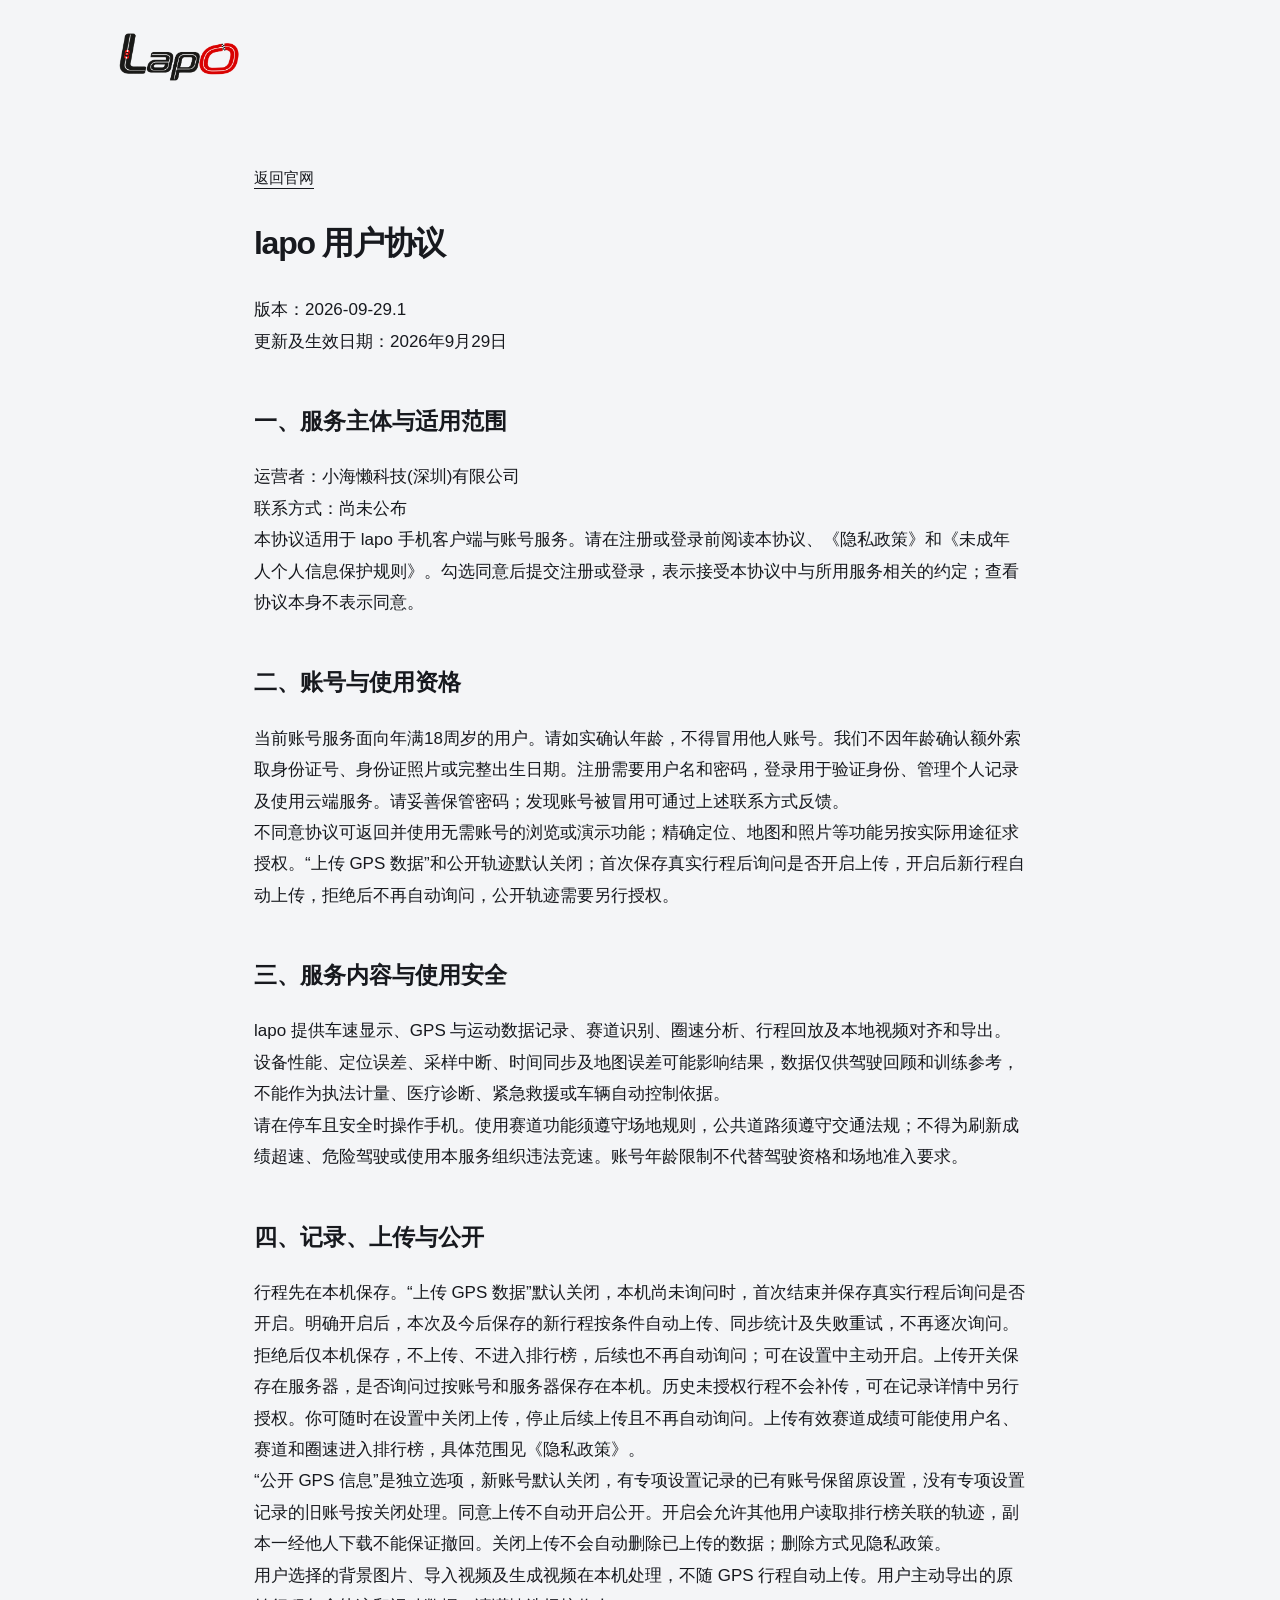
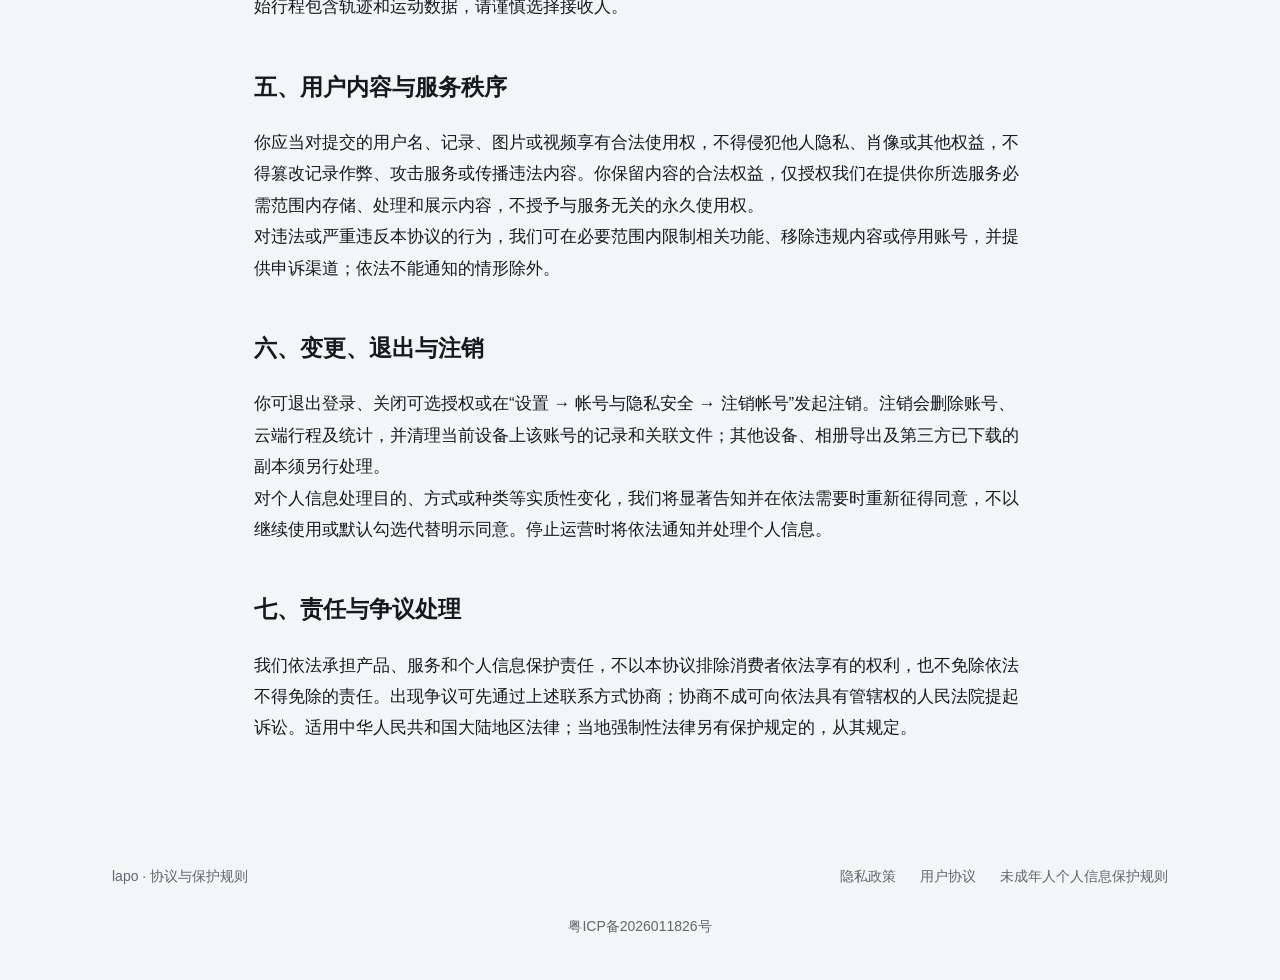
<file: terms.html>
<!doctype html>
<html lang="zh-CN">
<head><meta charset="utf-8"><meta name="viewport" content="width=device-width, initial-scale=1">
<meta name="description" content="lapo 用户协议全文。"><title>lapo 用户协议</title>
<link rel="icon" href="assets/icon.png"><link rel="stylesheet" href="style.css"></head>
<body><a class="skip-link" href="#main">跳转到正文</a>
<header class="site-header"><a href="index.html" aria-label="lapo 首页"><img class="logo" src="assets/logo.png" alt="lapo" width="132" height="66"></a></header>
<main id="main" class="legal"><a class="back" href="index.html#agreements">返回官网</a>
<article><h1>lapo 用户协议</h1><p>版本：2026-09-29.1
更新及生效日期：2026年9月29日</p>
<h2>一、服务主体与适用范围</h2>
<p>运营者：小海懒科技(深圳)有限公司
联系方式：尚未公布
本协议适用于 lapo 手机客户端与账号服务。请在注册或登录前阅读本协议、《隐私政策》和《未成年人个人信息保护规则》。勾选同意后提交注册或登录，表示接受本协议中与所用服务相关的约定；查看协议本身不表示同意。</p>
<h2>二、账号与使用资格</h2>
<p>当前账号服务面向年满18周岁的用户。请如实确认年龄，不得冒用他人账号。我们不因年龄确认额外索取身份证号、身份证照片或完整出生日期。注册需要用户名和密码，登录用于验证身份、管理个人记录及使用云端服务。请妥善保管密码；发现账号被冒用可通过上述联系方式反馈。
不同意协议可返回并使用无需账号的浏览或演示功能；精确定位、地图和照片等功能另按实际用途征求授权。“上传 GPS 数据”和公开轨迹默认关闭；首次保存真实行程后询问是否开启上传，开启后新行程自动上传，拒绝后不再自动询问，公开轨迹需要另行授权。</p>
<h2>三、服务内容与使用安全</h2>
<p>lapo 提供车速显示、GPS 与运动数据记录、赛道识别、圈速分析、行程回放及本地视频对齐和导出。设备性能、定位误差、采样中断、时间同步及地图误差可能影响结果，数据仅供驾驶回顾和训练参考，不能作为执法计量、医疗诊断、紧急救援或车辆自动控制依据。
请在停车且安全时操作手机。使用赛道功能须遵守场地规则，公共道路须遵守交通法规；不得为刷新成绩超速、危险驾驶或使用本服务组织违法竞速。账号年龄限制不代替驾驶资格和场地准入要求。</p>
<h2>四、记录、上传与公开</h2>
<p>行程先在本机保存。“上传 GPS 数据”默认关闭，本机尚未询问时，首次结束并保存真实行程后询问是否开启。明确开启后，本次及今后保存的新行程按条件自动上传、同步统计及失败重试，不再逐次询问。拒绝后仅本机保存，不上传、不进入排行榜，后续也不再自动询问；可在设置中主动开启。上传开关保存在服务器，是否询问过按账号和服务器保存在本机。历史未授权行程不会补传，可在记录详情中另行授权。你可随时在设置中关闭上传，停止后续上传且不再自动询问。上传有效赛道成绩可能使用户名、赛道和圈速进入排行榜，具体范围见《隐私政策》。
“公开 GPS 信息”是独立选项，新账号默认关闭，有专项设置记录的已有账号保留原设置，没有专项设置记录的旧账号按关闭处理。同意上传不自动开启公开。开启会允许其他用户读取排行榜关联的轨迹，副本一经他人下载不能保证撤回。关闭上传不会自动删除已上传的数据；删除方式见隐私政策。
用户选择的背景图片、导入视频及生成视频在本机处理，不随 GPS 行程自动上传。用户主动导出的原始行程包含轨迹和运动数据，请谨慎选择接收人。</p>
<h2>五、用户内容与服务秩序</h2>
<p>你应当对提交的用户名、记录、图片或视频享有合法使用权，不得侵犯他人隐私、肖像或其他权益，不得篡改记录作弊、攻击服务或传播违法内容。你保留内容的合法权益，仅授权我们在提供你所选服务必需范围内存储、处理和展示内容，不授予与服务无关的永久使用权。
对违法或严重违反本协议的行为，我们可在必要范围内限制相关功能、移除违规内容或停用账号，并提供申诉渠道；依法不能通知的情形除外。</p>
<h2>六、变更、退出与注销</h2>
<p>你可退出登录、关闭可选授权或在“设置 → 帐号与隐私安全 → 注销帐号”发起注销。注销会删除账号、云端行程及统计，并清理当前设备上该账号的记录和关联文件；其他设备、相册导出及第三方已下载的副本须另行处理。
对个人信息处理目的、方式或种类等实质性变化，我们将显著告知并在依法需要时重新征得同意，不以继续使用或默认勾选代替明示同意。停止运营时将依法通知并处理个人信息。</p>
<h2>七、责任与争议处理</h2>
<p>我们依法承担产品、服务和个人信息保护责任，不以本协议排除消费者依法享有的权利，也不免除依法不得免除的责任。出现争议可先通过上述联系方式协商；协商不成可向依法具有管辖权的人民法院提起诉讼。适用中华人民共和国大陆地区法律；当地强制性法律另有保护规定的，从其规定。</p></article></main>
<footer class="site-footer"><span>lapo · 协议与保护规则</span><a href="privacy.html">隐私政策</a> <a href="terms.html" aria-current="page">用户协议</a> <a href="minors.html">未成年人个人信息保护规则</a>
<p class="filing"><a href="https://beian.miit.gov.cn/" target="_blank" rel="noopener noreferrer">粤ICP备2026011826号</a></p>
</footer></body></html>
</file>
<file: style.css>
:root {
  --paper: #f4f5f7;
  --ink: #17191e;
  --muted: #606570;
  --accent: #c80600;
  --surface: #fff;
}
* { box-sizing: border-box; }
html { scroll-behavior: smooth; scroll-padding-top: 32px; }
body { margin: 0; background: var(--paper); color: var(--ink); font-family: -apple-system, BlinkMacSystemFont, "Segoe UI", "PingFang SC", "Microsoft YaHei", sans-serif; font-size: 17px; line-height: 1.85; }
a { color: inherit; text-underline-offset: 5px; }
a:hover { color: var(--accent); }
a:focus-visible, summary:focus-visible { outline: 3px solid var(--accent); outline-offset: 6px; }
.skip-link { position: absolute; top: 8px; left: 16px; padding: 8px; background: var(--surface); transform: translateY(-200%); }
.skip-link:focus { transform: none; }
.site-header { max-width: 1120px; margin: auto; padding: 24px 32px; display: flex; align-items: center; justify-content: space-between; gap: 24px; }
.logo { display: block; object-fit: contain; }
nav { display: flex; flex-wrap: wrap; gap: 24px; }
nav a, .site-footer a { text-decoration: none; }
.home { max-width: 560px; margin: 0 auto; padding: 0 24px; }
section { margin-bottom: 112px; scroll-margin-top: 40px; }
.hero { padding-top: 100px; }
h1, h2, h3 { line-height: 1.4; text-wrap: balance; }
h1 { font-size: clamp(36px, 5vw, 54px); font-weight: 650; letter-spacing: -.04em; margin: 0 0 28px; }
h2 { font-size: 28px; margin: 0 0 24px; }
h3 { font-size: 20px; margin: 32px 0 16px; }
p { margin: 0 0 20px; }
.lead { font-size: 19px; margin-bottom: 32px; }
.button { display: inline-block; background: var(--accent); color: var(--surface); padding: 10px 24px; text-decoration: none; transition: transform .15s; }
.button:hover { color: var(--surface); transform: translateY(-2px); }
.button:active { transform: translateY(1px); }
.hero .note { margin-top: 20px; }
.note, .site-footer { color: var(--muted); font-size: 14px; }
.features { margin: 0 0 32px; }
.features div { margin-bottom: 28px; }
dt { font-weight: 650; margin-bottom: 4px; }
dd { margin: 0; }
.agreement-links { list-style: none; padding: 0; margin: 32px 0; }
.agreement-links li { margin: 20px 0; }
.agreement-links a { display: block; padding: 16px 20px; background: var(--surface); font-weight: 600; text-decoration: none; }
.agreement-links span { display: block; color: var(--muted); font-size: 14px; font-weight: 400; margin-top: 4px; }
.site-footer { max-width: 1120px; margin: auto; padding: 24px 32px 40px; display: flex; flex-wrap: wrap; gap: 12px 24px; }
.site-footer span { margin-right: auto; }
.filing { flex-basis: 100%; margin: 0; padding-top: 12px; text-align: center; }
.legal { max-width: 820px; margin: 48px auto 96px; padding: 0 24px; overflow-wrap: anywhere; }
.legal h1 { font-size: 32px; margin-top: 28px; }
.legal h2 { font-size: 23px; margin-top: 48px; }
.legal p { white-space: pre-line; }
.legal .back { font-size: 15px; }
@media (max-width: 600px) {
  .site-header { padding: 16px 24px; gap: 16px; }
  .logo { width: 100px; height: 50px; }
  nav { gap: 16px; font-size: 15px; }
  .hero { padding-top: 56px; }
  section { margin-bottom: 72px; }
  .site-footer { padding: 24px; gap: 12px 20px; }
  .site-footer span { width: 100%; }
  .legal { margin-top: 32px; }
  .legal h1 { font-size: 28px; }
}
@media (prefers-reduced-motion: reduce) {
  html { scroll-behavior: auto; }
  .button { transition: none; transform: none; }
}
@media print {
  body { background: white; color: black; font-size: 11pt; }
  .site-header, .site-footer, .back, .skip-link { display: none; }
  .legal { max-width: none; margin: 0; padding: 0; }
  h2, h3 { break-after: avoid; }
}
</file>
